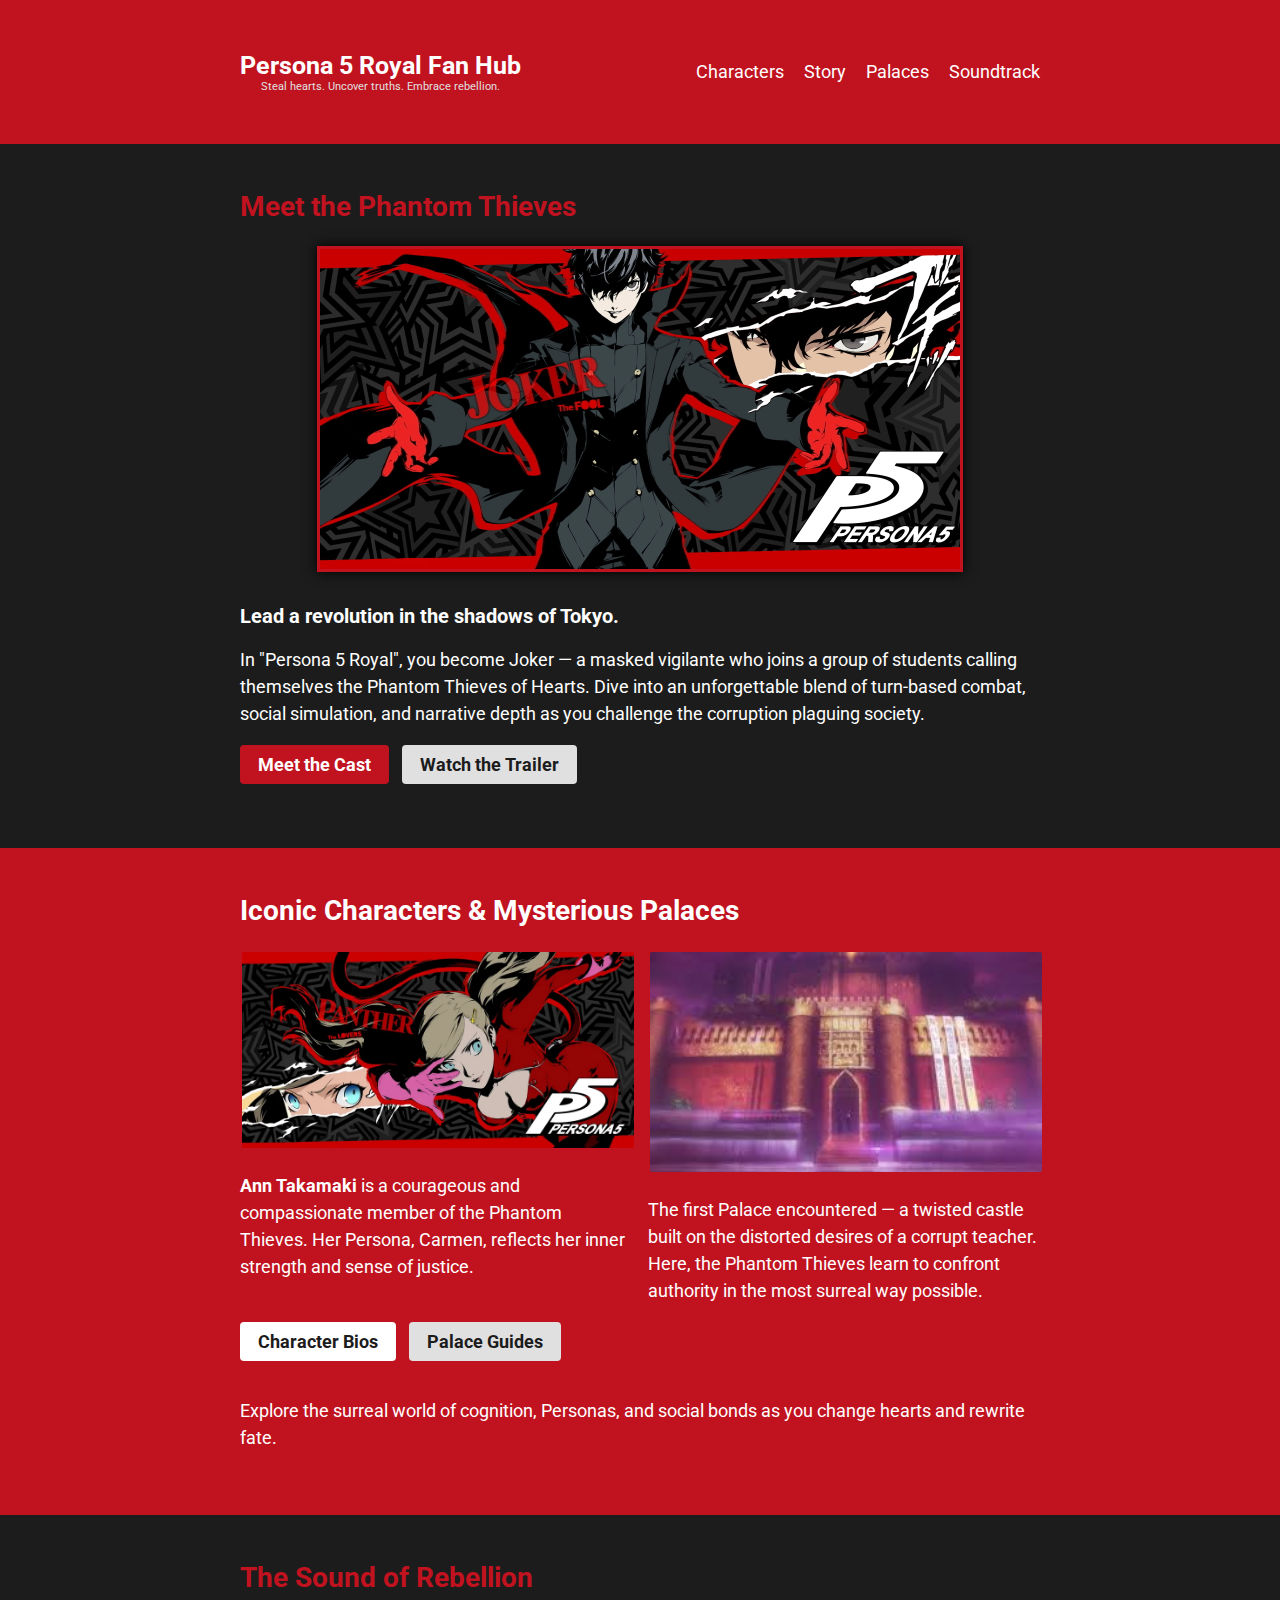
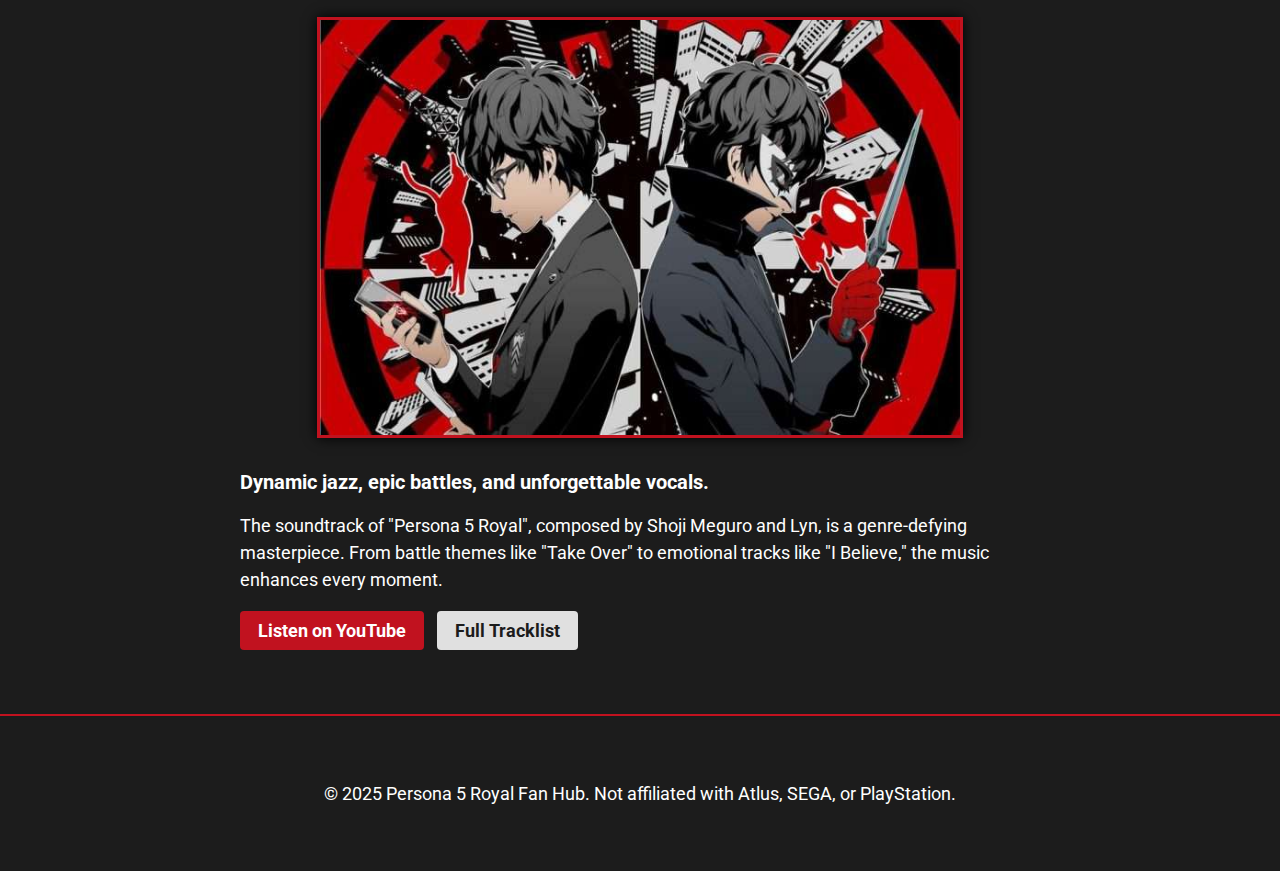
<file: Responsive Web/index.html>
<!DOCTYPE html>
<html lang="en">
<head>
  <meta charset="UTF-8">
  <title>Persona 5 Royal Fan Hub</title>
  <meta name="viewport" content="width=device-width, initial-scale=1">
  <link href="https://fonts.googleapis.com/css2?family=Roboto:wght@400;500;700&display=swap" rel="stylesheet">
  <link rel="stylesheet" href="index.css">
</head>

<body>
  <header>
    <div class="container">
      	<div class="branding">
      		<h1>Persona 5 Royal Fan Hub</h1>
      		<span class="subheading">Steal hearts. Uncover truths. Embrace rebellion.</span>
    	</div>
	  <nav>
        <ul>
          <li><a href="#">Characters</a></li>
          <li><a href="#">Story</a></li>
          <li><a href="#">Palaces</a></li>
          <li><a href="#soundtrack">Soundtrack</a></li>
        </ul>
      </nav>
    </div>
  </header>

  <main id="main-content">
    <!-- Hero Section -->
    <section>
      <div class="container">
        <h2 class="font-test">Meet the Phantom Thieves</h2>
        <img src="images/joker-main.jpg" alt="Joker from Persona 5 Royal" class="main-image">
        <h3>Lead a revolution in the shadows of Tokyo.</h3>
        <p>
          In "Persona 5 Royal", you become Joker — a masked vigilante who joins a group of students calling themselves the Phantom Thieves of Hearts. Dive into an unforgettable blend of turn-based combat, social simulation, and narrative depth as you challenge the corruption plaguing society.
        </p>
        <a href="/cast.html" class="btn btn-dark">Meet the Cast</a>
        <a href="#" id="ads-btn" class="btn btn-mid">Watch the Trailer</a>
      </div>
    </section>

    <!-- Characters and Palaces -->
    <section class="section-two">
      <div class="container">
        <h2>Iconic Characters & Mysterious Palaces</h2>
        <div class="section-two-image-container">
          <div class="feature-item">
            <img src="images/ann-takamaki.jpg" alt="Ann Takamaki" class="feature-image">
            <p>
              <strong>Ann Takamaki</strong> is a courageous and compassionate member of the Phantom Thieves. Her Persona, Carmen, reflects her inner strength and sense of justice.
            </p>
          </div>
          <div class="feature-item">
            <img src="images/kamoshida-palace.jpg" alt="Kamoshida's Palace" class="feature-image">
            <p>
              The first Palace encountered — a twisted castle built on the distorted desires of a corrupt teacher. Here, the Phantom Thieves learn to confront authority in the most surreal way possible.
            </p>
          </div>
        </div>
        <a href="#" class="btn btn-light">Character Bios</a>
        <a href="#" class="btn btn-mid">Palace Guides</a>
        <p>Explore the surreal world of cognition, Personas, and social bonds as you change hearts and rewrite fate.</p>
      </div>
    </section>

    <!-- Soundtrack Section -->
    <section id="soundtrack">
      <div class="container">
        <h2>The Sound of Rebellion</h2>
        <img src="images/soundtrack.jpg" alt="Persona 5 Royal Soundtrack Cover" class="main-image">
        <h3>Dynamic jazz, epic battles, and unforgettable vocals.</h3>
        <p>
          The soundtrack of "Persona 5 Royal", composed by Shoji Meguro and Lyn, is a genre-defying masterpiece. From battle themes like "Take Over" to emotional tracks like "I Believe," the music enhances every moment.
        </p>
        <a href="https://www.youtube.com/watch?v=vWWy7V9rCrA" target="_blank" class="btn btn-dark">Listen on YouTube</a>
        <a href="#" class="btn btn-mid">Full Tracklist</a>
      </div>
    </section>
  </main>

  <!-- Trailer Modal--> 
<div id="trailer-modal" class="modal">
  <div class="modal-content">
    <span class="close-btn">&times;</span>
    <iframe 
      src="https://www.youtube.com/embed/SKpSpvFCZRw"
      title="Persona 5 Royal Trailer" 
      frameborder="0" 
      allow="accelerometer; autoplay; clipboard-write; encrypted-media; gyroscope; picture-in-picture" 
      allowfullscreen>
    </iframe>
  </div>
</div>

  <footer>
    <div class="container">
      <p>&copy; 2025 Persona 5 Royal Fan Hub. Not affiliated with Atlus, SEGA, or PlayStation.</p>
    </div>
  </footer>
<script src="index.js" type="module"></script>
</body>
</html>
</file>
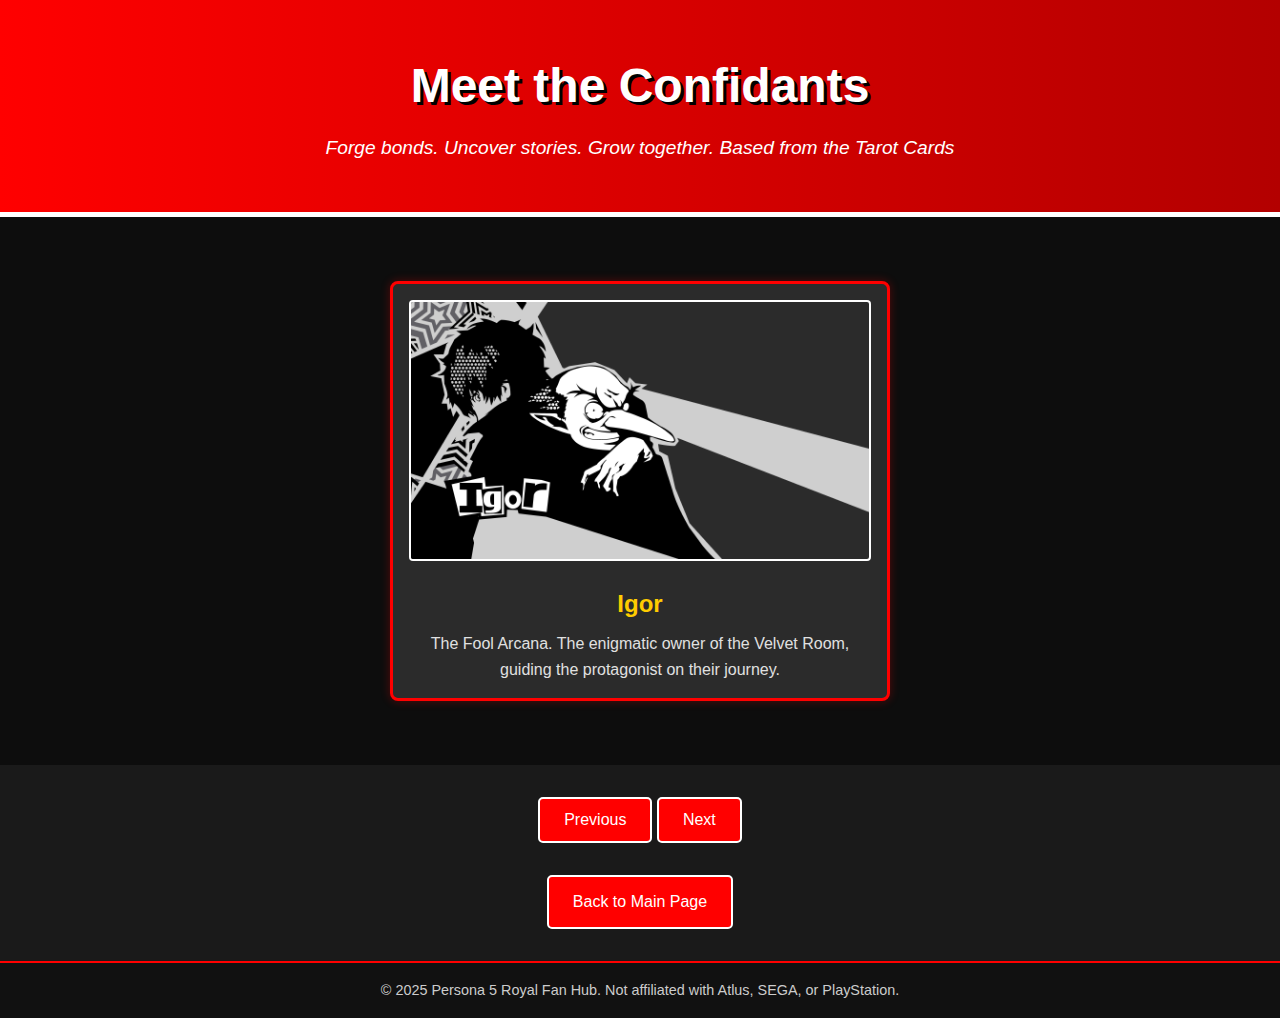
<file: Responsive Web/confidants.html>
<!DOCTYPE html>
<html lang="en">
<head>
  <meta charset="UTF-8" />
  <meta name="viewport" content="width=device-width, initial-scale=1.0" />
  <link rel="preconnect" href="https://fonts.googleapis.com">
  <link rel="preconnect" href="https://fonts.gstatic.com" crossorigin>
  <link href="https://fonts.googleapis.com/css2?family=Bangers&display=swap" rel="stylesheet">
  <title>Meet the Confidants</title>
  <link href="confidants.css" rel="stylesheet" />
</head>
<body>

  <header class="section-two confidant-header">
    <div class="confidant-container">
      <div class="branding">
        <h1>Meet the Confidants</h1>
        <span class="subheading">Forge bonds. Uncover stories. Grow together. Based from the Tarot Cards</span>
      </div>
    </div>
  </header>

  <section>
    <div class="container section-two-image-container">
      <div id="slideshow-container"></div>
      <!-- Confidant 1 -->
      <div class="feature-item">
        <img src="images\confidants\Igor.png" alt="Igor" class="feature-image" />
        <h2>Igor</h2>
        <p>The Fool Arcana. The enigmatic owner of the Velvet Room, guiding the protagonist on their journey.</p>
      </div>

      <!-- Confidant 2 -->
      <div class="feature-item">
        <img src="images\confidants\Morgana.png" alt="Morgana" class="feature-image" />
        <h2>Morgana</h2>
        <p>The Magician Arcana. A mysterious cat-like creature with a strong sense of justice and a desire to become human.</p>
      </div>

      <!-- Confidant 3 -->
      <div class="feature-item">
        <img src="images\confidants\Makoto.png" alt="Makoto Nijima" class="feature-image" />
        <h2>Makoto Nijima</h2>
        <p>The Priestess Arcana. A strict student council president with a fierce sense of justice and a hidden wild side.</p>
      </div>

      <!-- Confidant 4 -->
      <div class="feature-item">
        <img src="images\confidants\Haru.png" alt="Haru Okumura" class="feature-image" />
        <h2>Haru Okumura</h2>
        <p>The Empress Arcana. A kind-hearted and strong-willed girl who seeks to change her family's oppressive business.</p>
      </div>

      <!-- Confidant 3 -->
      <div class="feature-item">
        <img src="images\confidants\Yusuke.png" alt="Yusuke Kitagawa" class="feature-image" />
        <h2>Yusuke Kitagawa</h2>
        <p>The Emperor Arcana. A talented artist with a deep appreciation for beauty and a strong sense of justice.</p>
      </div>

      <!-- Confidant 4 -->
      <div class="feature-item">
        <img src="images\confidants\Sojiro.png" alt="Sojiro Sakura" class="feature-image" />
        <h2>Sojiro Sakura</h2>
        <p>The Hierophant Arcana. A wise and caring father figure who runs a coffee shop and helps the protagonist find their way.</p>
      </div>

      <!-- Confidant 5 -->
      <div class="feature-item">
        <img src="images\confidants\Ann.png" alt="Ann Takamaki" class="feature-image" />
        <h2>Ann Takamaki</h2>
        <p>The Lovers Arcana. A passionate and determined girl who seeks to find her own path and fight against injustice.</p>
      </div>

      <!-- Confidant 6 -->
      <div class="feature-item">
        <img src="images\confidants\Ryuji.png" alt="Ryuji Sakamoto" class="feature-image" />
        <h2>Ryuji Sakamoto</h2>
        <p>The Chariot Arcana. A hot-blooded and determined athlete who seeks to break free from his past.</p>
      </div>

      <!-- Confidant 7 -->
      <div class="feature-item">
        <img src="images\confidants\Akechi.png" alt="Goro Akechi" class="feature-image" />
        <h2>Goro Akechi</h2>
        <p>The Justice Arcana. A charismatic and intelligent detective who seeks to uncover the truth, but has his own hidden agenda.</p>
      </div>

      <!-- Confidant 8 -->
      <div class="feature-item">
        <img src="images\confidants\Futaba.png" alt="Futaba Sakura" class="feature-image" />
        <h2>Futaba Sakura</h2>
        <p>The Hermit Arcana. A brilliant hacker and shut-in who helps the Phantom Thieves from the shadows.</p>
      </div>

      <!-- Confidant 9 -->
      <div class="feature-item">
        <img src="images\confidants\Chihaya.png" alt="Chihaya Mifune" class="feature-image" />
        <h2>Chihaya Mifune</h2>
        <p>The Fortune Arcana. A talented fortune teller who helps the protagonist navigate their fate.</p>
      </div>

       <!-- Confidant 10 -->
      <div class="feature-item">
        <img src="images\confidants\CarolineJustine.png" alt="Caroline and Justine" class="feature-image" />
        <h2>Caroline and Justine</h2>
        <p>The Strength Arcana. Twin wardens of the Velvet Room who help the protagonist harness their power.</p>
      </div>

      <!-- Confidant 11 -->
      <div class="feature-item">
        <img src="images\confidants\Iwai.png" alt="Takeshi Iwai" class="feature-image" />
        <h2>Munehisa Iwai</h2>
        <p>The Hanged Man Arcana. A skilled gun shop owner who helps the protagonist craft powerful weapons.</p>
      </div>

      <!-- Confidant 12 -->
      <div class="feature-item">
        <img src="images\confidants\Takemi.png" alt="Tae Takemi" class="feature-image" />
        <h2>Tae Takemi</h2>
        <p>The Death Arcana. A skilled doctor who helps the protagonist with her medical expertise.</p>
      </div>

      <!-- Confidant 13 -->
      <div class="feature-item">
        <img src="images\confidants\Kawakami.png" alt="Sadayo Kawakami" class="feature-image" />
        <h2>Sadayo Kawakami</h2>
        <p>The Temperance Arcana. A kind-hearted teacher who helps the protagonist navigate the challenges of school life.</p>
      </div>

      <!-- Confidant 14 -->
      <div class="feature-item">
        <img src="images\confidants\Ohya.png" alt="Ichiko Ohya" class="feature-image" />
        <h2>Ichiko Ohya</h2>
        <p>The Devil Arcana. A passionate journalist who helps the protagonist uncover hidden truths through her investigative skills.</p>
      </div>

      <!-- Confidant 15 -->
      <div class="feature-item">
        <img src="images\confidants\Shinya.png" alt="Shinya Oda" class="feature-image" />
        <h2>Shinya Oda</h2>
        <p>The Tower Arcana. A young prodigy in the world of gaming who helps the protagonist improve their skills.</p>
      </div>

      <!-- Confidant 16 -->
      <div class="feature-item">
        <img src="images\confidants\Hifumi.png" alt="Hifumi Togo" class="feature-image" />
        <h2>Hifumi Togo</h2>
        <p>The Star Arcana. A talented shogi player who helps the protagonist strategize and improve their skills.</p>
      </div>

      <!-- Confidant 17 -->
      <div class="feature-item">
        <img src="images\confidants\Mishima.png" alt="Mishima" class="feature-image" />
        <h2>Mishima</h2>
        <p>The Moon Arcana. A classmate who supports the Phantom Thieves and helps them with information.</p>
      </div>

      <!-- Confidant 18 -->
      <div class="feature-item">
        <img src="images\confidants\Yoshida.png" alt="Takeshi Yoshida" class="feature-image" />
        <h2>Takeshi Yoshida</h2>
        <p>The Sun Man Arcana. A skilled politician who helps the protagonist navigate the complexities of society.</p>
      </div>

      <!-- Confidant 19 -->
      <div class="feature-item">
        <img src="images\confidants\Sae.png" alt="Sae Niijima" class="feature-image" />
        <h2>Sae Niijima</h2>
        <p>The Judgment Arcana. A prosecutor who helps the protagonist navigate the legal system.</p>
      </div>

       <!-- Confidant 20 -->
      <div class="feature-item">
        <img src="images\confidants\Maruki.png" alt="Takuto Maruki" class="feature-image" />
        <h2>Takuto Maruki</h2>
        <p>The Counselor Arcana. A school counselor who helps the protagonist navigate their emotions and relationships.</p>
      </div>
    </div>
    <div class="btn-container slideshow-controls">
      <button class="btn btn-mid confidant-btn" id="prevBtn">Previous</button>
      <button class="btn btn-mid confidant-btn" id="nextBtn">Next</button>
    </div>
  </div>
  </section>
        <div class="btn-container">
          <a href="/index.html" class="btn btn-mid confidant-btn">Back to Main Page</a>
        </div>

  <footer>
    <div class="container">
        <p>&copy; 2025 Persona 5 Royal Fan Hub. Not affiliated with Atlus, SEGA, or PlayStation.</p>
    </div>
  </footer>
<script src="confidant.js" type="module"></script>
</body>
</html>
</file>
<file: Responsive Web/index.css>
/* ----- GLOBAL ----- */

body {
    color: #ffffff;
    background-color: #1c1c1c;
    font-family: 'Roboto', sans-serif;
    margin: 0;
}

/* ----- TYPOGRAPHY ----- */

h1, h3 {
    margin: 0;
}

h1 {
    color: #ffffff;
    font-size: 1.75rem;
}

h2 {
    color: #c1121f;
    font-size: 1.375rem;
    margin-top: 0;
}

h3 {
    font-size: 1.25rem;
}

p {
    line-height: 1.5;
}

.subheading {
    display: block;
    font-size: 1rem;
    color: #e0e0e0;
}

.section-two h2 {
    color: inherit;
}

/* ----- LINKS ----- */

a {
    color: #e0e0e0;
    text-decoration: underline dotted;
}

a:hover,
a:active {
    color: #ffffff;
}

/* ----- BUTTONS ----- */

.btn {
    font-size: 1.125rem;
    text-align: center;
    font-weight: 700;
    text-decoration: none;
    display: block;
    padding: 0.5em 1em;
    margin-bottom: 1em;
    border-radius: 4px;
    transition: background-color 0.3s ease, color 0.3s ease;
    border: none;
}

.btn-dark {
    color: #ffffff;
    background: #c1121f;
}

.btn-mid {
    color: #1c1c1c;
    background: #e0e0e0;
}

.btn-light {
    color: #1c1c1c;
    background: #ffffff;
}

.btn:hover,
.btn:active {
    color: #ffffff;
    background-color: #a90000;
}

/* ----- Trailer Modal ----- */

.modal {
  display: none;
  position: fixed;
  z-index: 9999;
  left: 0;
  top: 0;
  width: 100vw;
  height: 100vh;
  background-color: rgba(0, 0, 0, 0.85);
  justify-content: center;
  align-items: center;
}

.modal-content {
  background-color: #111;
  padding: 0;
  border-radius: 8px;
  max-width: 90%;
  width: 90%;
  position: relative;
  box-shadow: 0 0 20px #000;
}

.modal-content iframe {
  display: block;
  width: 100%;
  max-width: 800px;
  aspect-ratio: 16 / 9;
  border: none;
  margin: 0 auto;
}

.close-btn {
  position: absolute;
  top: 10px;
  right: 15px;
  color: #fff;
  font-size: 28px;
  cursor: pointer;
  z-index: 2;
}

/* Optional: Smooth filter on background */
#main-content {
  transition: filter 0.3s ease;
}

/* ----- LAYOUT ----- */

header,
section,
footer {
    padding: 1.25em 0;
}

header,
.section-two {
    background-color: #c1121f;
}

.section-two {
    color: #ffffff;
}

.container {
    width: 90%;
    max-width: 800px;
    margin: 0 auto;
}

.main-image {
    width: 100%;
    display: block;
    max-width: 640px;
    margin: 0 auto 2em;
    border: 3px solid #c1121f;
    box-shadow: 0 0 12px #000;
}

.section-two-image-container {
    display: flex;
    flex-wrap: wrap;
    gap: 1em;
}

.feature-image {
    width: 100%;
    border-radius: 4px;
    border: 2px solid #c1121f;
}

.feature-item {
    flex: 1 260px;
}

/* ----- FOOTER ----- */

footer {
    text-align: center;
    color: #ffffff;
    background-color: #1c1c1c;
    border-top: 2px solid #c1121f;
}

/* ----- NAVIGATION ----- */

nav a {
    color: #ffffff;
    text-decoration: none;
    font-size: 1.125rem;
    padding: 0.85em 0;
    display: block;
}

nav a:hover {
    color: #e0e0e0;
}

ul {
    padding: 0;
    margin: 0;
    list-style-type: none;
}

/* ----- MEDIA QUERIES ----- */

@media (max-width: 767px) {
    header {
        text-align: center;
    }

    nav {
        margin-top: 1.5em;
    }

    li:not(:last-child) {
        border-bottom: 1px solid #888c8f;
    }  
}

@media (min-width: 768px) {
    header,
    section,
    footer {
        padding: 2.875em 0;
    }

    header .container,
    nav ul {
        display: flex;
    }

    header .container {
        justify-content: space-between;
        align-items: center;
    }

    nav li {
        margin-left: 1.25em;
    }

    .btn {
        display: inline-block;
        margin-right: 0.5em;
    }

    h1 {
        font-size: 1.55rem;
    }

    h2 {
        font-size: 1.75rem;
    }

    .subheading {
        font-size: 0.7rem;
        text-align: center;
    }

    p {
        font-size: 1.125rem;
    }
    
    .branding {
        display: flex;
        flex-direction: column;
    }

    .modal-content {
    background-color: #111;
    border-radius: 8px;
    width: 80%;
    max-width: 800px;
    box-shadow: 0 0 20px #000;
    }

    .modal-content iframe {
     width: 100%;
     border: none;
     margin: 0 auto;
}
}
</file>
<file: Responsive Web/confidants.css>
/* -----General Reset----- */
* {
  box-sizing: border-box;
  margin: 0;
  padding: 0;
  font-family: 'Roboto', sans-serif;
}

body {
  background-color: #1a1a1a;
  color: #ffffff;
  line-height: 1.6;
}

/* -----Header Styling----- */
.confidant-header {
  background: linear-gradient(to right, #ff0000, #b30000);
  padding: 3rem 1rem;
  text-align: center;
  box-shadow: 0 0 20px rgba(255, 0, 0, 0.5);
  border-bottom: 5px solid #fff;
}

.branding h1 {
  font-size: 3rem;
  color: #fff;
  text-shadow: 3px 3px #000;
}

.subheading {
  font-size: 1.2rem;
  color: #fff;
  margin-top: 0.5rem;
  display: block;
  font-style: italic;
}

/* -----Confidant Section----- */
.section-two-image-container {
  display: flex;
  justify-content: center;
  align-items: center;
  padding: 3rem 1rem;
  background: #0d0d0d;
  flex-direction: column;
}

.feature-item {
  background-color: #2b2b2b;
  border: 3px solid #ff0000;
  border-radius: 8px;
  padding: 1rem;
  margin: 1rem auto;
  width: 100%;
  max-width: 500px;
  text-align: center;
  box-shadow: 0 0 10px rgba(255, 0, 0, 0.3);
  transition: transform 0.3s ease, box-shadow 0.3s ease;
}

.feature-item:hover {
  transform: scale(1.05);
  box-shadow: 10px 15px rgba(255, 0, 0, 0.6);
}

.feature-image {
  width: 100%;
  border: 2px solid #fff;
  border-radius: 4px;
  margin-bottom: 1rem;
}

/* -----Text----- */
.feature-item h2 {
  color: #ffcc00;
  margin-bottom: 0.5rem;
  font-size: 1.5rem;
}

.feature-item p {
  font-size: 1rem;
  color: #e0e0e0;
}

/* -----Button -----*/
.btn-container {
  text-align: center;
  margin: 2rem 0;
}

.btn {
  display: inline-block;
  padding: 0.75rem 1.5rem;
  text-decoration: none;
  font-size: 1rem;
  background-color: #ff0000;
  color: #fff;
  border: 2px solid #fff;
  border-radius: 5px;
  transition: background-color 0.3s ease, transform 0.2s ease;
}

.btn:hover {
  color: #fff;
  font-weight: bold;
  transform: scale(1.1);
}

.slideshow-controls {
  text-align: center;
  margin-top: 2rem;
}

/* ---- Footer ---- */

footer {
  background-color: #111;
  padding: 1rem 0;
  text-align: center;
  font-size: 0.9rem;
  border-top: 2px solid #ff0000;
  color: #ccc;
}
</file>
